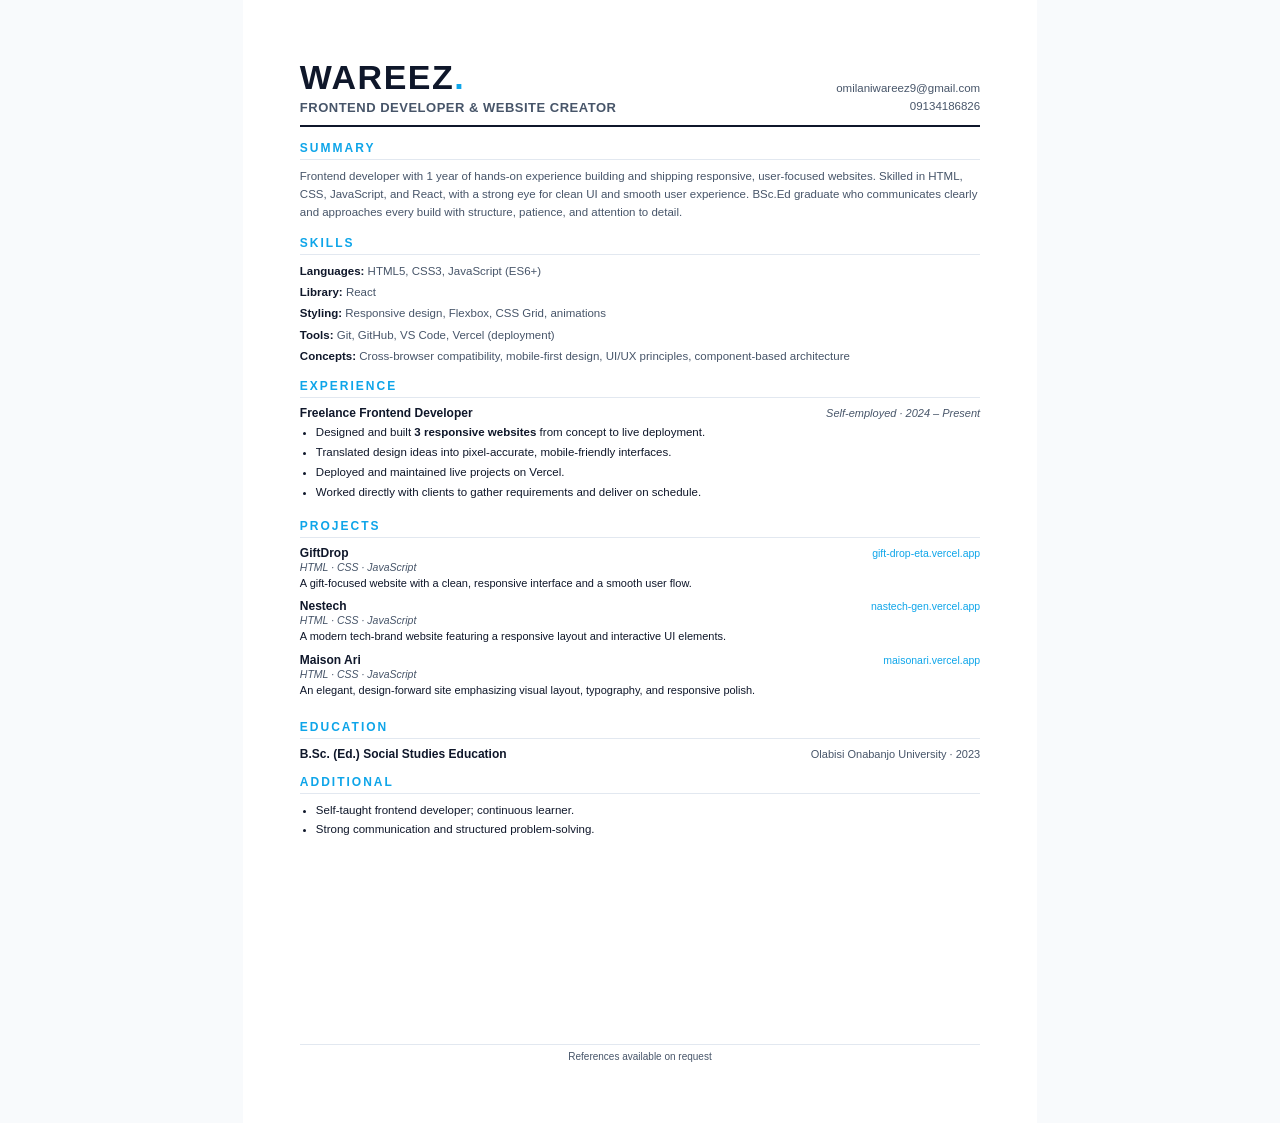
<file: resume.html>
<!DOCTYPE html>
<html lang="en">
<head>
<meta charset="UTF-8" />
<title>Wareez — Frontend Developer Resume</title>
<style>
  @page { size: A4; margin: 0; }
  * { margin: 0; padding: 0; box-sizing: border-box; }
  :root{
    --ink:#0f172a;
    --muted:#475569;
    --line:#e2e8f0;
    --accent:#0ea5e9;
  }
  html, body {
    font-family: "Segoe UI", "Helvetica Neue", Arial, sans-serif;
    color: var(--ink);
    background: #f8fafc;
    -webkit-print-color-adjust: exact;
    print-color-adjust: exact;
  }
  .page {
    width: 210mm;
    min-height: 297mm;
    margin: 0 auto;
    background: #fff;
    padding: 16mm 15mm;
    display: flex;
    flex-direction: column;
    gap: 14px;
  }
  header {
    border-bottom: 2px solid var(--ink);
    padding-bottom: 10px;
    display: flex;
    justify-content: space-between;
    align-items: flex-end;
    gap: 16px;
  }
  .name { font-size: 34px; font-weight: 800; letter-spacing: 1.5px; line-height: 1; }
  .name span { color: var(--accent); }
  .role { font-size: 13px; font-weight: 600; color: var(--muted); margin-top: 6px; letter-spacing: 0.5px; text-transform: uppercase; }
  .contact { text-align: right; font-size: 11.5px; color: var(--muted); line-height: 1.6; white-space: nowrap; }
  .contact a { color: var(--ink); text-decoration: none; }
  h2 { font-size: 12px; letter-spacing: 2px; text-transform: uppercase; color: var(--accent); border-bottom: 1px solid var(--line); padding-bottom: 4px; margin-bottom: 8px; font-weight: 700; }
  p, li { font-size: 11.5px; line-height: 1.55; color: var(--ink); }
  .summary { color: var(--muted); }
  .skills { display: grid; gap: 4px; }
  .skill-row { font-size: 11.5px; line-height: 1.5; }
  .skill-row b { color: var(--ink); }
  .skill-row span { color: var(--muted); }
  .job { margin-bottom: 4px; }
  .job-head { display: flex; justify-content: space-between; align-items: baseline; }
  .job-title { font-weight: 700; font-size: 12px; }
  .job-meta { font-size: 11px; color: var(--muted); font-style: italic; }
  ul { margin: 4px 0 0 16px; }
  ul li { margin-bottom: 2px; }
  .project { margin-bottom: 7px; }
  .proj-head { display: flex; justify-content: space-between; align-items: baseline; gap: 8px; }
  .proj-name { font-weight: 700; font-size: 12px; }
  .proj-link { font-size: 10.5px; color: var(--accent); text-decoration: none; }
  .proj-stack { font-size: 10.5px; color: var(--muted); font-style: italic; margin-top: 1px; }
  .project p { font-size: 11px; color: var(--ink); margin-top: 2px; }
  .edu-head { display: flex; justify-content: space-between; align-items: baseline; }
  .edu-deg { font-weight: 700; font-size: 12px; }
  .edu-meta { font-size: 11px; color: var(--muted); }
  .note { font-size: 10px; color: var(--muted); text-align: center; margin-top: auto; padding-top: 6px; border-top: 1px solid var(--line); }
  @media print { body { background: #fff; } .page { margin: 0; box-shadow: none; } }
</style>
</head>
<body>
<div class="page">

  <header>
    <div>
      <div class="name">WAREEZ<span>.</span></div>
      <div class="role">Frontend Developer &amp; Website Creator</div>
    </div>
    <div class="contact">
      omilaniwareez9@gmail.com<br>
      09134186826
    </div>
  </header>

  <section>
    <h2>Summary</h2>
    <p class="summary">
      Frontend developer with 1 year of hands-on experience building and shipping responsive,
      user-focused websites. Skilled in HTML, CSS, JavaScript, and React, with a strong eye for
      clean UI and smooth user experience. BSc.Ed graduate who communicates clearly and approaches
      every build with structure, patience, and attention to detail.
    </p>
  </section>

  <section>
    <h2>Skills</h2>
    <div class="skills">
      <div class="skill-row"><b>Languages:</b> <span>HTML5, CSS3, JavaScript (ES6+)</span></div>
      <div class="skill-row"><b>Library:</b> <span>React</span></div>
      <div class="skill-row"><b>Styling:</b> <span>Responsive design, Flexbox, CSS Grid, animations</span></div>
      <div class="skill-row"><b>Tools:</b> <span>Git, GitHub, VS Code, Vercel (deployment)</span></div>
      <div class="skill-row"><b>Concepts:</b> <span>Cross-browser compatibility, mobile-first design, UI/UX principles, component-based architecture</span></div>
    </div>
  </section>

  <section>
    <h2>Experience</h2>
    <div class="job">
      <div class="job-head">
        <span class="job-title">Freelance Frontend Developer</span>
        <span class="job-meta">Self-employed · 2024 – Present</span>
      </div>
      <ul>
        <li>Designed and built <strong>3 responsive websites</strong> from concept to live deployment.</li>
        <li>Translated design ideas into pixel-accurate, mobile-friendly interfaces.</li>
        <li>Deployed and maintained live projects on Vercel.</li>
        <li>Worked directly with clients to gather requirements and deliver on schedule.</li>
      </ul>
    </div>
  </section>

  <section>
    <h2>Projects</h2>
    <div class="project">
      <div class="proj-head">
        <span class="proj-name">GiftDrop</span>
        <a class="proj-link" href="https://gift-drop-eta.vercel.app">gift-drop-eta.vercel.app</a>
      </div>
      <div class="proj-stack">HTML · CSS · JavaScript</div>
      <p>A gift-focused website with a clean, responsive interface and a smooth user flow.</p>
    </div>
    <div class="project">
      <div class="proj-head">
        <span class="proj-name">Nestech</span>
        <a class="proj-link" href="https://nastech-gen.vercel.app">nastech-gen.vercel.app</a>
      </div>
      <div class="proj-stack">HTML · CSS · JavaScript</div>
      <p>A modern tech-brand website featuring a responsive layout and interactive UI elements.</p>
    </div>
    <div class="project">
      <div class="proj-head">
        <span class="proj-name">Maison Ari</span>
        <a class="proj-link" href="https://maisonari.vercel.app">maisonari.vercel.app</a>
      </div>
      <div class="proj-stack">HTML · CSS · JavaScript</div>
      <p>An elegant, design-forward site emphasizing visual layout, typography, and responsive polish.</p>
    </div>
  </section>

  <section>
    <h2>Education</h2>
    <div class="edu-head">
      <span class="edu-deg">B.Sc. (Ed.) Social Studies Education</span>
      <span class="edu-meta">Olabisi Onabanjo University · 2023</span>
    </div>
  </section>

  <section>
    <h2>Additional</h2>
    <ul>
      <li>Self-taught frontend developer; continuous learner.</li>
      <li>Strong communication and structured problem-solving.</li>
    </ul>
  </section>

  <div class="note">References available on request</div>
</div>
</body>
</html>
</file>
